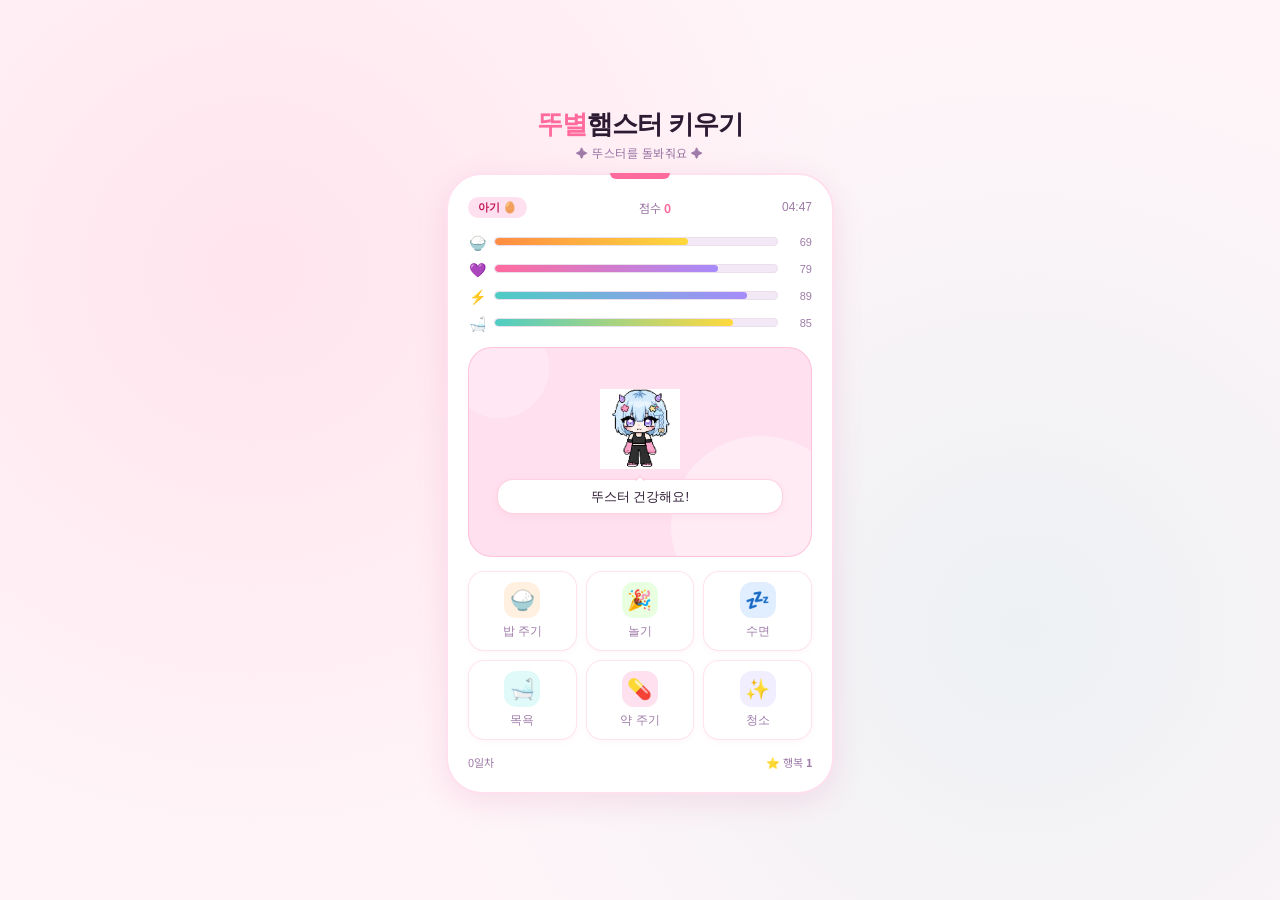
<file: index.html>
<!DOCTYPE html>
<html lang="ko">
<head>
<meta charset="UTF-8"/>
<meta name="viewport" content="width=device-width, initial-scale=1.0"/>
<title>뚜별햄스터 키우기 🐹</title>
<link rel="preconnect" href="https://fonts.googleapis.com"/>
<link href="https://fonts.googleapis.com/css2?family=Gmarket+Sans:wght@300;500;700&family=Noto+Sans+KR:wght@400;500;700&display=swap" rel="stylesheet"/>
<style>
/* ===== 일러스트 이미지 교체 안내 =====
   아래 IMAGE_SLOTS 객체(JS 하단)에 일러스트 URL을 입력하세요.
   슬롯이 비어 있으면 기본 SVG 캐릭터로 자동 대체됩니다.
   ===================================== */

:root {
  --pink:    #FF6B9D;
  --pink-lt: #FFE0EE;
  --pink-dk: #C2185B;
  --mint:    #4ECDC4;
  --mint-lt: #DFFAF8;
  --yellow:  #FFD93D;
  --orange:  #FF8C42;
  --purple:  #A78BFA;
  --bg:      #FFF5F9;
  --device:  #FFFFFF;
  --text:    #2D1B33;
  --muted:   #9E7BA8;
  --border:  rgba(255,107,157,0.18);
  --shadow:  0 8px 32px rgba(194,24,91,0.10);
  --r:       20px;
}

* { box-sizing: border-box; margin: 0; padding: 0; }

body {
  background: var(--bg);
  font-family: 'Noto Sans KR', sans-serif;
  min-height: 100vh;
  display: flex; align-items: center; justify-content: center;
  background-image: radial-gradient(circle at 20% 30%, rgba(255,107,157,0.12) 0%, transparent 50%),
                    radial-gradient(circle at 80% 70%, rgba(78,205,196,0.10) 0%, transparent 50%);
}

/* ── 메인 레이아웃 ── */
.container {
  display: flex; flex-direction: column; align-items: center;
  gap: 12px; padding: 24px 16px; width: 100%; max-width: 420px;
}

.title-wrap { text-align: center; }
.title-main {
  font-family: 'Gmarket Sans', sans-serif;
  font-size: 26px; font-weight: 700;
  color: var(--text);
  letter-spacing: -1px;
}
.title-main span { color: var(--pink); }
.title-sub {
  font-size: 12px; color: var(--muted); margin-top: 2px;
  letter-spacing: 0.5px;
}

/* ── 디바이스 ── */
.device {
  background: var(--device);
  border-radius: 36px;
  border: 2px solid var(--pink-lt);
  padding: 22px 20px;
  width: 100%;
  box-shadow: var(--shadow);
  display: flex; flex-direction: column; gap: 14px;
  position: relative;
}
.device::before {
  content: '';
  position: absolute; top: -2px; left: 50%; transform: translateX(-50%);
  width: 60px; height: 6px; background: var(--pink);
  border-radius: 0 0 8px 8px;
}

/* ── 상단 정보바 ── */
.top-bar {
  display: flex; justify-content: space-between; align-items: center;
}
.top-badge {
  background: var(--pink-lt); color: var(--pink-dk);
  font-size: 11px; font-weight: 700; font-family: 'Gmarket Sans', sans-serif;
  padding: 3px 10px; border-radius: 20px;
}
.top-score {
  font-size: 12px; color: var(--muted);
}
.top-score b { color: var(--pink); font-weight: 700; }
.top-clock {
  font-size: 12px; color: var(--muted);
  font-family: 'Gmarket Sans', sans-serif;
}

/* ── 스탯 바 ── */
.stats { display: flex; flex-direction: column; gap: 7px; }
.stat-row { display: flex; align-items: center; gap: 8px; }
.stat-icon { font-size: 14px; width: 18px; text-align: center; }
.stat-track {
  flex: 1; height: 9px;
  background: #F3E8F5; border-radius: 5px; overflow: hidden;
  border: 1px solid rgba(0,0,0,0.04);
}
.stat-fill {
  height: 100%; border-radius: 5px;
  transition: width 0.5s cubic-bezier(.4,0,.2,1);
}
.fill-hunger { background: linear-gradient(90deg, #FF8C42, #FFD93D); }
.fill-happy  { background: linear-gradient(90deg, #FF6B9D, #A78BFA); }
.fill-energy { background: linear-gradient(90deg, #4ECDC4, #A78BFA); }
.fill-clean  { background: linear-gradient(90deg, #4ECDC4, #FFD93D); }
.stat-val {
  font-size: 11px; color: var(--muted);
  font-family: 'Gmarket Sans', sans-serif;
  min-width: 26px; text-align: right;
}

/* ── 스크린 ── */
.screen {
  background: var(--pink-lt);
  border-radius: 24px;
  border: 1.5px solid rgba(255,107,157,0.25);
  min-height: 210px;
  display: flex; flex-direction: column;
  align-items: center; justify-content: center;
  gap: 10px;
  position: relative; overflow: hidden;
  padding: 16px 12px;
}
.screen-bg {
  position: absolute; inset: 0; pointer-events: none; overflow: hidden;
}
.screen-bg::before {
  content: ''; position: absolute;
  width: 180px; height: 180px;
  border-radius: 50%;
  background: rgba(255,255,255,0.35);
  bottom: -60px; right: -40px;
}
.screen-bg::after {
  content: ''; position: absolute;
  width: 100px; height: 100px;
  border-radius: 50%;
  background: rgba(255,255,255,0.25);
  top: -30px; left: -20px;
}

.lights-off {
  position: absolute; inset: 0; border-radius: 24px;
  background: rgba(30,10,50,0.72);
  display: none; align-items: center; justify-content: center;
  font-size: 36px; z-index: 10;
  backdrop-filter: blur(2px);
}
.sick-tint {
  position: absolute; inset: 0; border-radius: 24px;
  background: rgba(255,100,100,0.10); pointer-events: none;
  display: none; z-index: 2;
}

/* ── 펫 스프라이트 ── */
.pet-wrap {
  width: 130px; height: 130px;
  display: flex; align-items: center; justify-content: center;
  position: relative; z-index: 3;
}
.pet-wrap img {
  width: 100%; height: 100%; object-fit: contain;
  display: none;
}
.pet-wrap svg { width: 100%; height: 100%; }

/* 흔들리기 애니메이션 */
@keyframes wobble {
  0%,100%{transform:rotate(0deg);}
  20%{transform:rotate(-8deg);}
  40%{transform:rotate(8deg);}
  60%{transform:rotate(-5deg);}
  80%{transform:rotate(5deg);}
}
@keyframes bounce {
  0%,100%{transform:translateY(0);}
  50%{transform:translateY(-10px);}
}
@keyframes shake {
  0%,100%{transform:translateX(0);}
  20%,60%{transform:translateX(-5px);}
  40%,80%{transform:translateX(5px);}
}
.anim-eat   { animation: wobble 0.6s ease; }
.anim-play  { animation: bounce 0.5s ease 2; }
.anim-sick  { animation: shake 0.5s ease; }

/* ── 말풍선 ── */
.bubble-wrap { position: relative; z-index: 3; width: 90%; }
.bubble {
  background: #fff;
  border-radius: 16px;
  border: 1.5px solid rgba(255,107,157,0.3);
  padding: 7px 14px;
  font-size: 13px; color: var(--text); text-align: center;
  font-family: 'Gmarket Sans', sans-serif;
  min-height: 32px; line-height: 1.5;
  box-shadow: 0 2px 8px rgba(255,107,157,0.08);
}
.bubble::before {
  content: '';
  position: absolute; top: -8px; left: 50%; transform: translateX(-50%);
  width: 0; height: 0;
  border: 5px solid transparent;
  border-bottom-color: rgba(255,107,157,0.3);
}
.bubble::after {
  content: '';
  position: absolute; top: -6px; left: 50%; transform: translateX(-50%);
  width: 0; height: 0;
  border: 4px solid transparent;
  border-bottom-color: #fff;
}

/* ── 알림 ── */
.notif {
  position: absolute; top: 0; left: 0; right: 0;
  background: var(--yellow);
  color: #7A5200;
  font-size: 12px; font-weight: 700;
  font-family: 'Gmarket Sans', sans-serif;
  text-align: center; padding: 6px 10px;
  border-radius: 24px 24px 0 0;
  transform: translateY(-100%);
  transition: transform 0.28s cubic-bezier(.4,0,.2,1);
  z-index: 20;
}
.notif.show { transform: translateY(0); }

/* 💩 */
.poop-btn {
  position: absolute; bottom: 10px; left: 12px;
  font-size: 22px; cursor: pointer; z-index: 5;
  display: none;
  animation: bounce 1s ease infinite;
}

/* ── 버튼 그리드 ── */
.btns {
  display: grid; grid-template-columns: repeat(3, 1fr); gap: 9px;
}
.btn {
  background: #fff;
  border: 1.5px solid var(--border);
  border-radius: 16px;
  padding: 10px 6px;
  cursor: pointer;
  display: flex; flex-direction: column; align-items: center; gap: 5px;
  font-size: 12px; color: var(--muted);
  font-family: 'Gmarket Sans', sans-serif; font-weight: 500;
  transition: all 0.18s;
  box-shadow: 0 2px 6px rgba(255,107,157,0.06);
}
.btn:hover { transform: translateY(-2px); box-shadow: 0 6px 16px rgba(255,107,157,0.15); }
.btn:active { transform: scale(0.95) translateY(0); }
.btn .btn-icon {
  width: 36px; height: 36px; border-radius: 12px;
  display: flex; align-items: center; justify-content: center;
  font-size: 20px;
}
.btn-feed  .btn-icon { background: #FFF0E0; }
.btn-play  .btn-icon { background: #E8FFE0; }
.btn-sleep .btn-icon { background: #E0EEFF; }
.btn-bath  .btn-icon { background: var(--mint-lt); }
.btn-medi  .btn-icon { background: #FFE0EE; }
.btn-clean .btn-icon { background: #F0EEFF; }

/* ── 하단 정보 ── */
.footer-info {
  display: flex; justify-content: space-between;
  font-size: 11px; color: var(--muted);
}

/* ── 이미지 가이드 박스 ── */
.guide {
  background: #fff;
  border: 1.5px dashed rgba(255,107,157,0.3);
  border-radius: var(--r);
  padding: 14px 18px;
  width: 100%;
  font-size: 12px; color: var(--muted); line-height: 1.8;
}
.guide b { color: var(--pink-dk); font-weight: 700; }
.guide code {
  background: var(--pink-lt); color: var(--pink-dk);
  padding: 1px 6px; border-radius: 5px;
  font-size: 11px; font-family: monospace;
}

/* ── 스크롤 크기 대응 ── */
@media (max-height: 740px) {
  .screen { min-height: 170px; }
  .pet-wrap { width: 110px; height: 110px; }
}
</style>
</head>
<body>
<div class="container">
  <div class="title-wrap">
    <div class="title-main"><span>뚜별</span>햄스터 키우기</div>
    <div class="title-sub">✦ 뚜스터를 돌봐줘요 ✦</div>
  </div>

  <div class="device">
    <!-- 상단 정보 -->
    <div class="top-bar">
      <div class="top-badge" id="phase-badge">아기 🥚</div>
      <div class="top-score">점수 <b id="score">0</b></div>
      <div class="top-clock" id="clock">--:--</div>
    </div>

    <!-- 스탯 -->
    <div class="stats">
      <div class="stat-row">
        <span class="stat-icon">🍚</span>
        <div class="stat-track"><div class="stat-fill fill-hunger" id="bar-hunger" style="width:70%"></div></div>
        <span class="stat-val" id="val-hunger">70</span>
      </div>
      <div class="stat-row">
        <span class="stat-icon">💜</span>
        <div class="stat-track"><div class="stat-fill fill-happy" id="bar-happy" style="width:80%"></div></div>
        <span class="stat-val" id="val-happy">80</span>
      </div>
      <div class="stat-row">
        <span class="stat-icon">⚡</span>
        <div class="stat-track"><div class="stat-fill fill-energy" id="bar-energy" style="width:90%"></div></div>
        <span class="stat-val" id="val-energy">90</span>
      </div>
      <div class="stat-row">
        <span class="stat-icon">🛁</span>
        <div class="stat-track"><div class="stat-fill fill-clean" id="bar-clean" style="width:85%"></div></div>
        <span class="stat-val" id="val-clean">85</span>
      </div>
    </div>

    <!-- 스크린 -->
    <div class="screen" id="screen">
      <div class="notif" id="notif"></div>
      <div class="screen-bg"></div>
      <div class="sick-tint" id="sick-tint"></div>
      <div class="lights-off" id="lights">🌙</div>
      <div class="poop-btn" id="poop" title="청소하기" onclick="action('clean')">💩</div>

      <!-- 펫 스프라이트 -->
      <div class="pet-wrap" id="pet-wrap">
        <!-- 일러스트 이미지 태그 (IMAGE_SLOTS에 URL 입력 시 자동 표시) -->
        <img id="pet-img" src="" alt="뚜별 햄스터"/>
        <!-- 기본 SVG (이미지 없을 때 표시) -->
        <svg id="pet-svg" viewBox="0 0 120 120" xmlns="http://www.w3.org/2000/svg"></svg>
      </div>

      <!-- 말풍선 -->
      <div class="bubble-wrap">
        <div class="bubble" id="speech">안녕! 나는 뚜스터야 🌸</div>
      </div>
    </div>

    <!-- 버튼 -->
    <div class="btns">
      <button class="btn btn-feed" onclick="action('feed')">
        <div class="btn-icon">🍚</div>밥 주기
      </button>
      <button class="btn btn-play" onclick="action('play')">
        <div class="btn-icon">🎉</div>놀기
      </button>
      <button class="btn btn-sleep" onclick="action('sleep')">
        <div class="btn-icon">💤</div>수면
      </button>
      <button class="btn btn-bath" onclick="action('bath')">
        <div class="btn-icon">🛁</div>목욕
      </button>
      <button class="btn btn-medi" onclick="action('medicine')">
        <div class="btn-icon">💊</div>약 주기
      </button>
      <button class="btn btn-clean" onclick="action('clean')">
        <div class="btn-icon">✨</div>청소
      </button>
    </div>

    <!-- 하단 -->
    <div class="footer-info">
      <span id="age-display">0일차</span>
      <span>⭐ 행복 <b id="total-happy">0</b></span>
    </div>
  </div>

  </div>

<script>
const IMAGE_SLOTS = {
  normal : "normal.png",
  hungry : "hungry.png",
  sad    : "sad.png",
  dirty  : "dirty.png"
};

/* ── 성장 단계 ── */
const PHASES     = ['아기 🥚', '어린이 🐣', '청소년 🐹', '어른 ⭐'];
const PHASE_DAYS = [0, 3, 7, 14];  // 각 단계 도달 일수

/* ── 대사 ── */
const MSGS = {
  hungry: ['배고파요 ㅠㅠ 밥 주세요!', '꼬르륵... 뚜별이 밥 줘요~', '밥... 밥이요...🍚'],
  happy:  ['오늘 기분 최고야! 🌸', '행복해~', '별사탕이 최고야 💜', '오늘도 즐거워!'],
  sad:    ['심심해요... 놀아주세요 😢', '우울해...', '나 슬퍼어 ㅠ'],
  tired:  ['너무 졸려요 😴', '피곤해... 재워줘요', 'Zzz... 눈이 감겨...'],
  dirty:  ['몸이 좀 더럽네요 😣', '목욕하고 싶어요!', '간질간질해...'],
  sick:   ['으으 몸이 아파요 💊', '약 주세요 아프다고요', '열이 나요...'],
  normal: ['오늘도 뚜하~ 🌟', '뚜스터 건강해요!', '별사탕 보고 싶다~', '낮잠 자고 싶다 ☁️',
          '오늘 날씨 좋다~', '뚜바별보 그만!!'],
};

/* ── 게임 상태 ── */
let G = {
  hunger: 70, happy: 80, energy: 90, clean: 85,
  age: 0, phase: 0, score: 0, totalHappy: 0,
  isSick: false, poopCount: 0,
  isSleeping: false, tick: 0,
  curAnim: null,
};

/* ── 유틸 ── */
const clamp = (v, min=0, max=100) => Math.min(max, Math.max(min, v));
const pick  = arr => arr[Math.floor(Math.random() * arr.length)];
const $     = id => document.getElementById(id);

/* ── SVG 캐릭터 드로잉 ── */
function drawSVG(mood) {
  const palettes = {
    normal: { body:'#FFCCE7', inner:'#FFE5F2', ear:'#FF9DC5', cheek:'#FF6B9D', eye:'#2D1B33' },
    sad:    { body:'#C9C5D3', inner:'#EDE9F2', ear:'#A99FBB', cheek:'#9B8DAA', eye:'#3D3550' },
    sick:   { body:'#BCEBB0', inner:'#E8FAE4', ear:'#8DD883', cheek:'#5DBF50', eye:'#1A4D16' },
    sleep:  { body:'#B0CCFF', inner:'#DCE9FF', ear:'#7AABFF', cheek:'#4D8EFF', eye:'#0A2B7A' },
    eat:    { body:'#FFE08A', inner:'#FFF5C4', ear:'#FFCA28', cheek:'#FFA000', eye:'#4A2C00' },
  };
  const c = palettes[mood] || palettes.normal;
  const eyeLeft  = mood==='sleep'
    ? `<path d="M43 50 Q48 46 53 50" stroke="${c.eye}" stroke-width="2.5" fill="none" stroke-linecap="round"/>`
    : `<circle cx="48" cy="50" r="5" fill="${c.eye}"/><circle cx="49.5" cy="48.5" r="1.8" fill="white"/>`;
  const eyeRight = mood==='sleep'
    ? `<path d="M67 50 Q72 46 77 50" stroke="${c.eye}" stroke-width="2.5" fill="none" stroke-linecap="round"/>`
    : `<circle cx="72" cy="50" r="5" fill="${c.eye}"/><circle cx="73.5" cy="48.5" r="1.8" fill="white"/>`;
  const mouth = mood==='sad' || mood==='sick'
    ? `<path d="M55 64 Q60 60 65 64" stroke="${c.cheek}" stroke-width="2" fill="none" stroke-linecap="round"/>`
    : `<path d="M55 62 Q60 68 65 62" stroke="${c.cheek}" stroke-width="2" fill="none" stroke-linecap="round"/>`;
  const puffLeft  = mood==='eat'
    ? `<ellipse cx="38" cy="68" rx="13" ry="9" fill="${c.ear}" opacity="0.6"/>` : '';
  const puffRight = mood==='eat'
    ? `<ellipse cx="82" cy="68" rx="13" ry="9" fill="${c.ear}" opacity="0.6"/>` : '';
  const sickDot   = mood==='sick'
    ? `<circle cx="60" cy="38" r="4" fill="#FF6B9D" opacity="0.7"/><text x="60" y="29" text-anchor="middle" font-size="14">💦</text>` : '';

  $('pet-svg').innerHTML = `
    <!-- 귀 -->
    <ellipse cx="30" cy="38" rx="18" ry="22" fill="${c.ear}"/>
    <ellipse cx="90" cy="38" rx="18" ry="22" fill="${c.ear}"/>
    <ellipse cx="30" cy="40" rx="11" ry="14" fill="${c.inner}" opacity="0.8"/>
    <ellipse cx="90" cy="40" rx="11" ry="14" fill="${c.inner}" opacity="0.8"/>
    <!-- 몸통 -->
    <ellipse cx="60" cy="75" rx="42" ry="35" fill="${c.body}"/>
    <!-- 얼굴 -->
    <ellipse cx="60" cy="56" rx="34" ry="36" fill="${c.inner}"/>
    <!-- 볼터치 -->
    <ellipse cx="40" cy="62" rx="10" ry="7" fill="${c.cheek}" opacity="0.35"/>
    <ellipse cx="80" cy="62" rx="10" ry="7" fill="${c.cheek}" opacity="0.35"/>
    <!-- 눈 -->
    ${eyeLeft}${eyeRight}
    <!-- 코 -->
    <ellipse cx="60" cy="58" rx="4" ry="3" fill="${c.cheek}" opacity="0.8"/>
    <!-- 입 -->
    ${mouth}
    <!-- 볼살 (식사) -->
    ${puffLeft}${puffRight}
    <!-- 아픔 표시 -->
    ${sickDot}
  `;
}

/* ── 현재 기분 → SVG 모드 ── */
function getMood() {
  if (G.isSleeping) return 'sleep';
  if (G.isSick)     return 'sick';
  if (G.hunger < 20 || G.happy < 20) return 'sad';
  if (G.hunger > 60 && G.happy > 65) return 'normal';
  return 'sad';
}

/* ── 이미지 슬롯 키 결정 ── */
function getImageKey() {
  if (G.clean < 25) return "dirty";
  if (G.hunger < 25) return "hungry";
  if (G.happy < 25) return "sad";
  return "normal";
}

/* ── 스프라이트 업데이트 ── */
function updateSprite() {

  const key = getImageKey();
  const url = IMAGE_SLOTS[key];

  const img = $('pet-img');
  const svg = $('pet-svg');
  const wrap = $('pet-wrap');

  const sizes = [80,110,140,170];

  wrap.style.width = sizes[G.phase] + "px";
  wrap.style.height = sizes[G.phase] + "px";

  if(url){
    img.src = url;
    img.style.display = 'block';
    svg.style.display = 'none';
  }else{
    img.style.display = 'none';
    svg.style.display = 'block';
  }
}

/* ── 애니메이션 ── */
function playAnim(type) {
  const el = $('pet-wrap');
  if (G.curAnim) { el.classList.remove(G.curAnim); void el.offsetWidth; }
  el.classList.add('anim-' + type);
  G.curAnim = 'anim-' + type;
  setTimeout(() => { el.classList.remove('anim-' + type); G.curAnim = null; }, 800);
}

/* ── 대사 ── */
function getMsg() {
  if (G.isSick)        return pick(MSGS.sick);
  if (G.isSleeping)    return 'Zzz... 💤';
  if (G.hunger < 20)   return pick(MSGS.hungry);
  if (G.happy  < 20)   return pick(MSGS.sad);
  if (G.energy < 20)   return pick(MSGS.tired);
  if (G.clean  < 20)   return pick(MSGS.dirty);
  return pick(MSGS.normal);
}

/* ── 알림 토스트 ── */
function showNotif(msg) {
  const el = $('notif');
  el.textContent = msg;
  el.classList.add('show');
  clearTimeout(showNotif._t);
  showNotif._t = setTimeout(() => el.classList.remove('show'), 2200);
}

/* ── 전체 UI 업데이트 ── */
function updateUI() {
  ['hunger','happy','energy','clean'].forEach(k => {
    $('bar-' + k).style.width = G[k] + '%';
    $('val-' + k).textContent = Math.round(G[k]);
  });
  $('phase-badge').textContent = PHASES[G.phase];
  $('age-display').textContent = G.age + '일차';
  $('score').textContent = G.score;
  $('total-happy').textContent = G.totalHappy;
  $('speech').textContent = getMsg();
  $('sick-tint').style.display   = G.isSick ? 'block' : 'none';
  $('poop').style.display        = G.poopCount > 0 ? 'block' : 'none';
  $('lights').style.display      = G.isSleeping ? 'flex' : 'none';
  updateSprite();
}

/* ── 클록 ── */
function updateClock() {
  const n = new Date();
  $('clock').textContent =
    String(n.getHours()).padStart(2,'0') + ':' + String(n.getMinutes()).padStart(2,'0');
}

/* ── 버튼 액션 ── */
function action(type) {
  if (G.isSleeping && type !== 'sleep') {
    showNotif('지금 자고 있어요! 먼저 깨워주세요 💤');
    return;
  }
  switch (type) {
    case 'feed':
      if (G.hunger >= 95) { showNotif('배가 불러요~ 나중에 주세요 🍚'); return; }
      G.hunger = clamp(G.hunger + 22);
      G.happy  = clamp(G.happy  + 5);
      G.score += 10;
      playAnim('eat');
      updateSprite('eat');
      setTimeout(() => updateSprite(), 900);
      showNotif('냠냠 맛있다! 🍚');
      break;

    case 'play':
      if (G.energy < 15) { showNotif('너무 피곤해서 못 놀아요 😴'); return; }
      G.happy  = clamp(G.happy  + 22);
      G.energy = clamp(G.energy - 12);
      G.hunger = clamp(G.hunger - 8);
      G.score += 15;
      G.totalHappy++;
      playAnim('play');
      showNotif('냐하하 신난다! 🎉');
      break;

    case 'sleep':
      G.isSleeping = !G.isSleeping;
      showNotif(G.isSleeping ? '꿈나라로~ 좋은 꿈 꿔요 💤' : '잘 잤어요! 개운해~ ☀️');
      break;

    case 'bath':
      G.clean = clamp(G.clean + 35);
      G.happy = clamp(G.happy + 8);
      G.score += 8;
      showNotif('깨끗해졌어요! 뽀득뽀득 🛁');
      break;

    case 'medicine':
      if (!G.isSick) { showNotif('지금은 건강해요! 약 안 먹어도 돼요 💊'); return; }
      G.isSick  = false;
      G.energy  = clamp(G.energy + 25);
      G.score  += 20;
      playAnim('play');
      showNotif('나았어요! 다시 건강해졌어요 💊');
      break;

    case 'clean':
      if (G.poopCount === 0) { showNotif('이미 깨끗해요! ✨'); return; }
      G.poopCount = 0;
      G.clean = clamp(G.clean + 15);
      G.score += 5;
      showNotif('청소 완료! 향긋해요 ✨');
      break;
  }
  updateUI();
  saveGame();
}

/* ── 게임 틱 (2초마다) ── */
function tick() {
  G.tick++;

  if (G.isSleeping) {
    G.energy = clamp(G.energy + 2.5);
    G.hunger = clamp(G.hunger - 0.4);
  } else {
    G.hunger = clamp(G.hunger - 1.4);
    G.happy  = clamp(G.happy  - 0.9);
    G.energy = clamp(G.energy - 0.7);
    G.clean  = clamp(G.clean  - 0.5);
  }

  // 💩 생성 (40틱 = 80초마다)
  if (G.tick % 40 === 0) {
    G.poopCount = Math.min(3, G.poopCount + 1);
    G.clean = clamp(G.clean - 12);
  }

  // 나이 증가 (60틱 = 2분마다 1일)
  if (G.tick % 60 === 0) {
    G.age++;
    G.score += 5;
  }

  // 질병 발생
  if (!G.isSick && (G.hunger < 10 || G.clean < 5)) {
    if (Math.random() < 0.12) {
      G.isSick = true;
      showNotif('뚜스터가 아파요! 빨리 약을 주세요 🤒');
      playAnim('sick');
    }
  }

  // 성장 단계 계산
  const newPhase = Math.min(3, PHASE_DAYS.filter(d => G.age >= d).length - 1);
  if (newPhase > G.phase) {
    G.phase = newPhase;
    showNotif(`성장했어요! ${PHASES[G.phase]}(으)로 진화! 🎉`);
  }

  // 행복 누적
  if (!G.isSick && !G.isSleeping && G.hunger > 50 && G.happy > 50) {
    G.totalHappy++;
  }

  updateUI();
  saveGame();
}


/* ── 저장/불러오기 ── */
function saveGame() {
  localStorage.setItem('ddubster_save', JSON.stringify(G));
}

function loadGame() {
  const data = localStorage.getItem('ddubster_save');
  if (!data) return;

  try {
    const save = JSON.parse(data);
    G = {...G, ...save};
  } catch(e) {
    console.error('저장 데이터 로드 실패', e);
  }
}


/* ── 초기화 & 루프 시작 ── */
loadGame();
updateUI();
updateClock();
setInterval(tick, 2000);
setInterval(updateClock, 15000);
</script>
</body>
</html>
</file>
